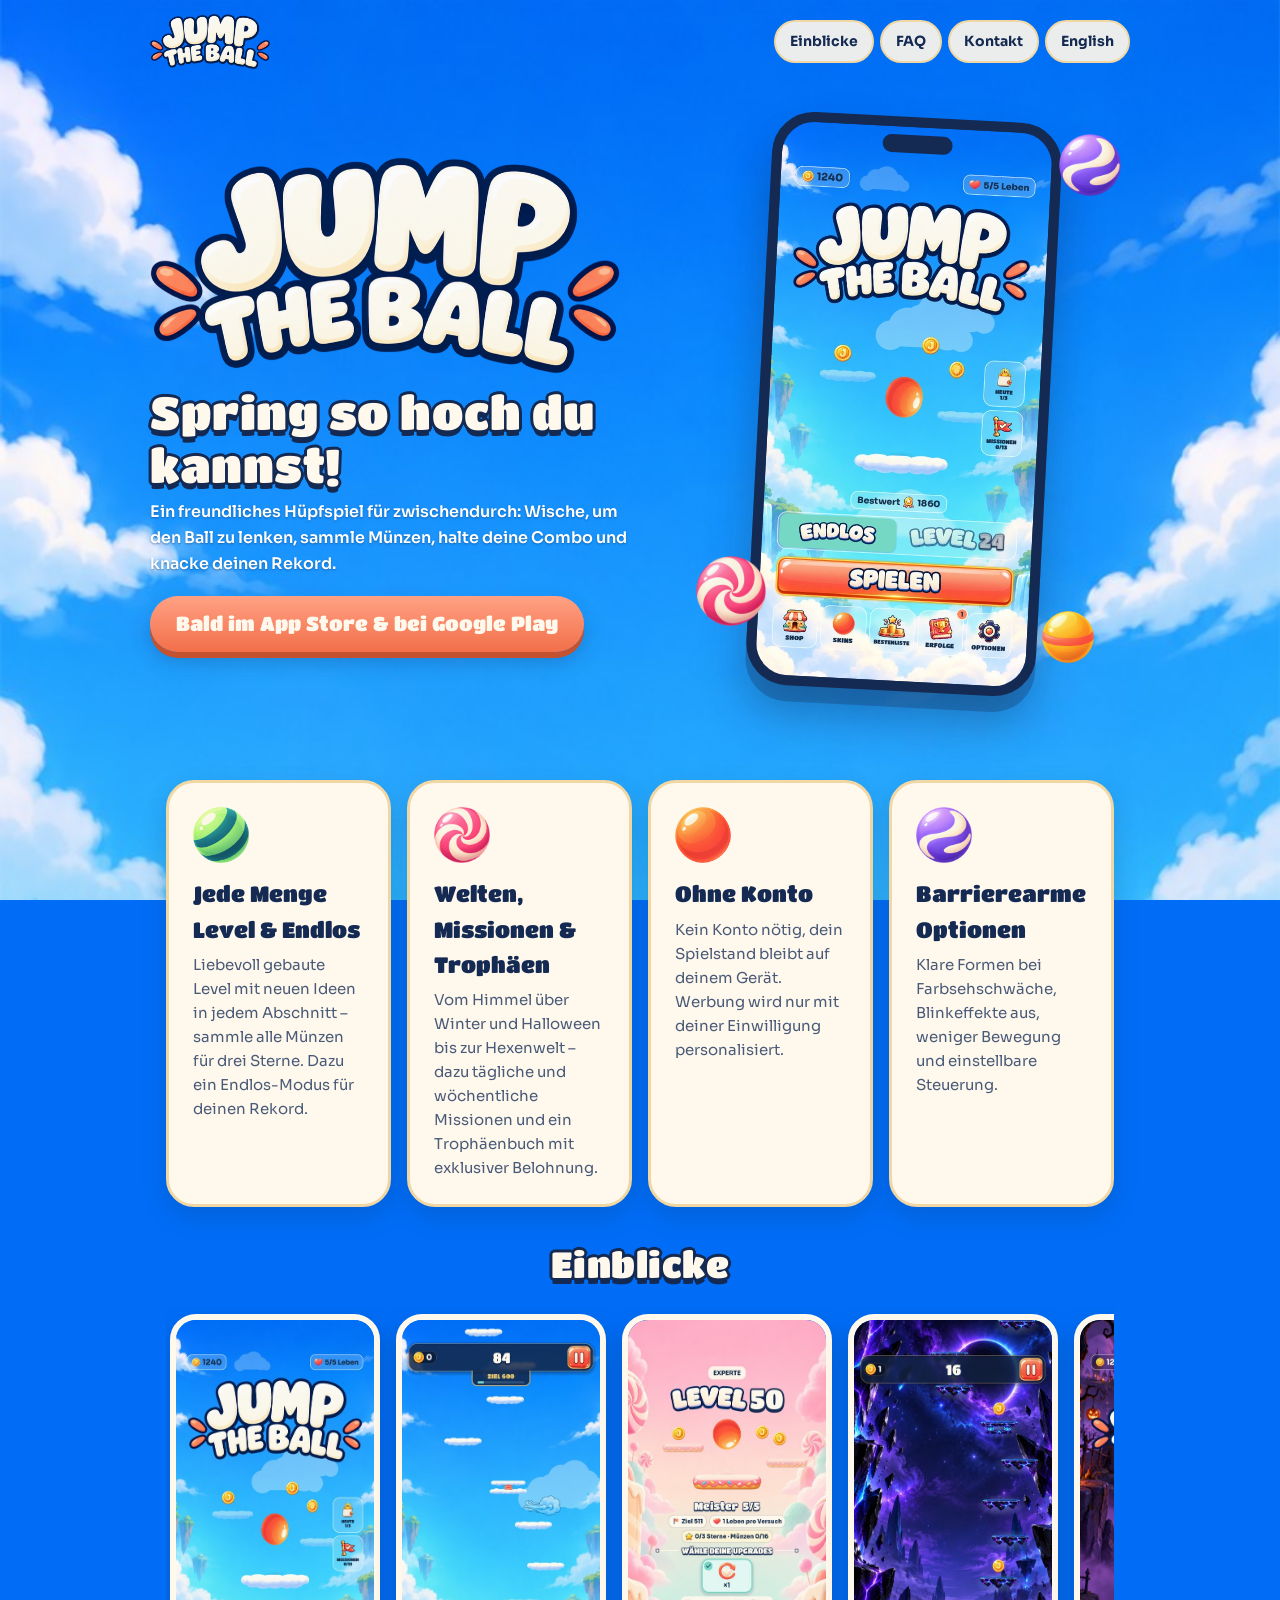
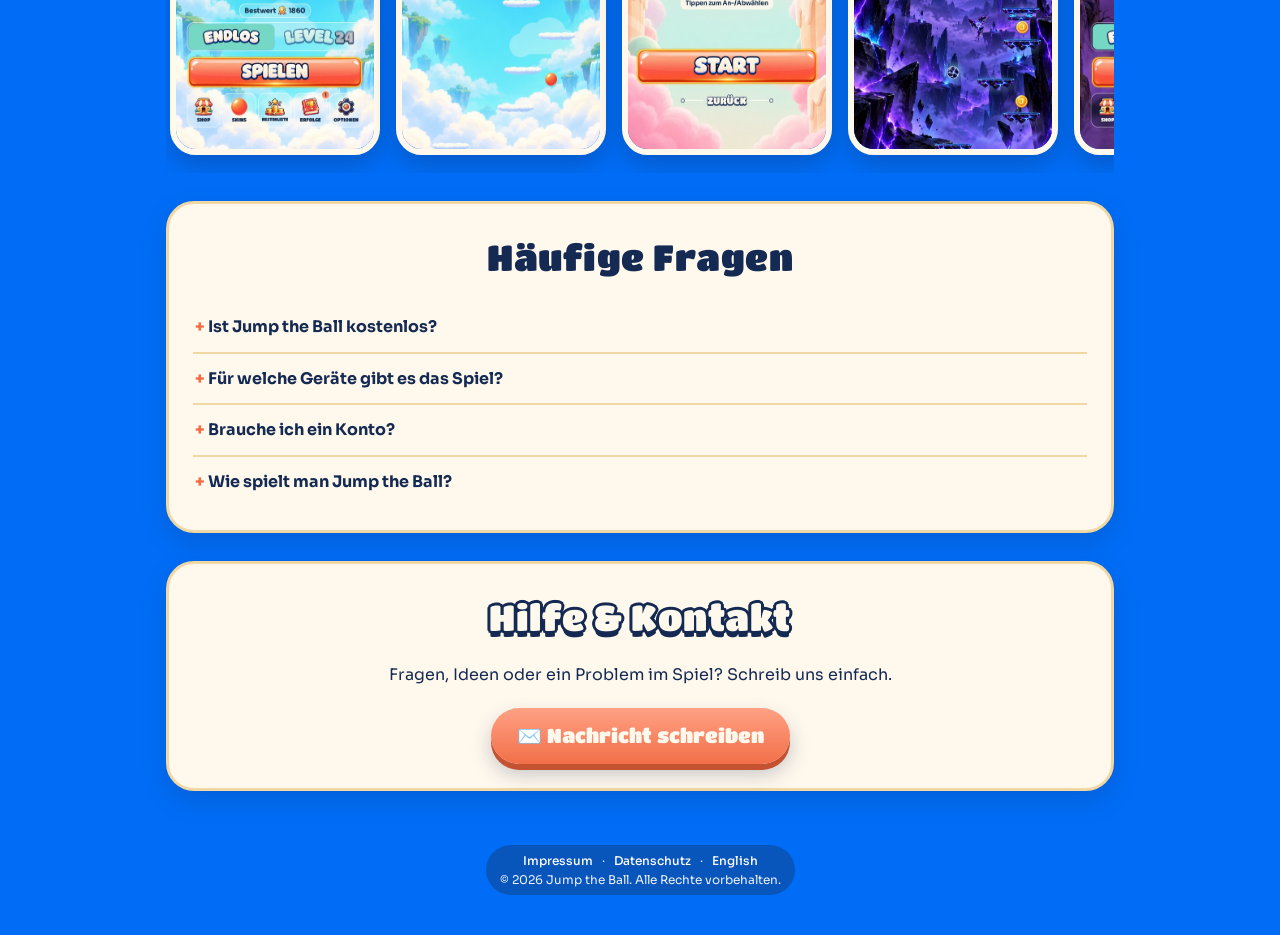
<file: index.html>
<!doctype html>
<html lang="de">
<head>
<meta charset="utf-8">
<meta name="viewport" content="width=device-width, initial-scale=1">
<title>Jump the Ball – Hüpfspiel für iPhone &amp; Android</title>
<meta name="description" content="Ein freundliches Hüpfspiel für zwischendurch: Wische, um den Ball zu lenken, sammle Münzen, halte deine Combo und knacke deinen Rekord.">
<link rel="canonical" href="https://jumptheball-game.github.io/">
<link rel="alternate" hreflang="de" href="https://jumptheball-game.github.io/">
<link rel="alternate" hreflang="en" href="https://jumptheball-game.github.io/en.html">
<link rel="alternate" hreflang="x-default" href="https://jumptheball-game.github.io/">
<meta property="og:type" content="website">
<meta property="og:site_name" content="Jump the Ball">
<meta property="og:title" content="Jump the Ball – Hüpfspiel für iPhone &amp; Android">
<meta property="og:description" content="Ein freundliches Hüpfspiel für zwischendurch: Wische, um den Ball zu lenken, sammle Münzen, halte deine Combo und knacke deinen Rekord.">
<meta property="og:url" content="https://jumptheball-game.github.io/">
<meta property="og:image" content="https://jumptheball-game.github.io/assets/img/og.jpg">
<meta property="og:image:width" content="1200">
<meta property="og:image:height" content="630">
<meta property="og:locale" content="de_DE">
<meta name="twitter:card" content="summary_large_image">
<meta name="theme-color" content="#016df6">
<link rel="icon" href="assets/img/app_icon.png?v=f6f01aa8">
<link rel="apple-touch-icon" href="assets/img/app_icon.png?v=f6f01aa8">
<link rel="stylesheet" href="style.css?v=b2a1a119">
<script type="application/ld+json">{"@context": "https://schema.org", "@type": "VideoGame", "name": "Jump the Ball", "url": "https://jumptheball-game.github.io/", "description": "Ein freundliches Hüpfspiel für zwischendurch: Wische, um den Ball zu lenken, sammle Münzen, halte deine Combo und knacke deinen Rekord.", "genre": ["Arcade", "Casual"], "gamePlatform": ["iOS", "Android"], "operatingSystem": "iOS, Android", "applicationCategory": "GameApplication", "inLanguage": ["de", "en"], "image": "https://jumptheball-game.github.io/assets/img/og.jpg", "screenshot": ["https://jumptheball-game.github.io/assets/img/shot_menu_de.jpg", "https://jumptheball-game.github.io/assets/img/shot_daily_de.jpg", "https://jumptheball-game.github.io/assets/img/shot_level50_de.jpg", "https://jumptheball-game.github.io/assets/img/shot_eclipse.jpg"], "author": {"@type": "Person", "name": "Leonardo Kubina"}, "publisher": {"@type": "Organization", "name": "LKBX Design"}}</script>
</head>
<body>
<nav class="nav wrap" aria-label="Navigation">
  <a class="brand" href="index.html"><img src="assets/img/logo.png?v=65925273" alt="Jump the Ball"></a>
  <div class="links"><a href="#einblicke">Einblicke</a><a href="#faq">FAQ</a><a href="#kontakt">Kontakt</a><a href="en.html" hreflang="en">English</a></div>
</nav>
<header class="hero wrap">
  <div class="copy">
    <h1 class="logo-h1"><img class="logo" src="assets/img/logo.png?v=65925273" alt="Jump the Ball – Hüpfspiel für iPhone und Android" width="1774" height="887"></h1>
    <p class="title tagline">Spring so hoch du kannst!</p>
    <p class="lead">Ein freundliches Hüpfspiel für zwischendurch: Wische, um den Ball zu lenken, sammle Münzen, halte deine Combo und knacke deinen Rekord.</p>
    <div class="pills"><span class="pill">Bald im App Store & bei Google Play</span></div>
  </div>
  <div class="phonewrap">
    <img class="side a" src="assets/img/ball_candy_swirl.png?v=4b911b70" alt="">
    <img class="side b" src="assets/img/ball_violet_trail.png?v=2c72253e" alt="">
    <img class="side c" src="assets/img/ball_amber_pulse.png?v=ecb5bb89" alt="">
    <div class="phone"><img src="assets/img/shot_menu_de.jpg?v=2a596d10" alt="Hauptmenü von Jump the Ball" width="487" height="1000"></div>
  </div>
</header>
<main class="wrap">
  <section class="grid"><div class="card feature"><img src="assets/img/ball_lime_stripe.png?v=39ee6ec3" alt=""><h3>Jede Menge Level &amp; Endlos</h3><p>Liebevoll gebaute Level mit neuen Ideen in jedem Abschnitt – sammle alle Münzen für drei Sterne. Dazu ein Endlos-Modus für deinen Rekord.</p></div>
<div class="card feature"><img src="assets/img/ball_candy_swirl.png?v=4b911b70" alt=""><h3>Welten, Missionen &amp; Trophäen</h3><p>Vom Himmel über Winter und Halloween bis zur Hexenwelt – dazu tägliche und wöchentliche Missionen und ein Trophäenbuch mit exklusiver Belohnung.</p></div>
<div class="card feature"><img src="assets/img/ball_main.png?v=ab202310" alt=""><h3>Ohne Konto</h3><p>Kein Konto nötig, dein Spielstand bleibt auf deinem Gerät. Werbung wird nur mit deiner Einwilligung personalisiert.</p></div>
<div class="card feature"><img src="assets/img/ball_violet_trail.png?v=2c72253e" alt=""><h3>Barrierearme Optionen</h3><p>Klare Formen bei Farbsehschwäche, Blinkeffekte aus, weniger Bewegung und einstellbare Steuerung.</p></div></section>
  <section id="einblicke">
    <h2 class="title section">Einblicke</h2>
    <div class="shots"><img src="assets/img/shot_menu_de.jpg?v=2a596d10" alt="Hauptmenü von Jump the Ball" width="600" height="1300" loading="lazy"><img src="assets/img/shot_daily_de.jpg?v=34f92374" alt="Tagesaufgabe mit Zielanzeige" width="600" height="1300" loading="lazy"><img src="assets/img/shot_level50_de.jpg?v=a4f15c7f" alt="Levelstart von Level 50" width="600" height="1300" loading="lazy"><img src="assets/img/shot_eclipse.jpg?v=0775d4b2" alt="Spielszene in der exklusiven Welt Eclipse Rift" width="600" height="1300" loading="lazy"><img src="assets/img/shot_halloween.jpg?v=fb5808e6" alt="Spielszene in der Halloween-Welt" width="600" height="1300" loading="lazy"><img src="assets/img/shot_witches.jpg?v=bf76329f" alt="Spielszene in der roten Hexenwelt" width="600" height="1300" loading="lazy"><img src="assets/img/shot_winter.jpg?v=5e865e6b" alt="Spielszene in der Winterwelt" width="600" height="1300" loading="lazy"><img src="assets/img/shot_undead.jpg?v=73754f01" alt="Spielszene in der Untoten-Welt" width="600" height="1300" loading="lazy"><img src="assets/img/shot_missions.jpg?v=3646916b" alt="Tägliche Missionen" width="600" height="1300" loading="lazy"><img src="assets/img/shot_logbook.jpg?v=2b95f4f1" alt="Level-Logbuch mit Sternen" width="600" height="1300" loading="lazy"><img src="assets/img/shot_guide.jpg?v=f62a6b86" alt="Sprunghilfe markiert die nächste Plattform" width="600" height="1300" loading="lazy"><img src="assets/img/shot_trophies.jpg?v=f31db23e" alt="Trophäenbuch mit Eclipse-Rift-Belohnung" width="600" height="1300" loading="lazy"><img src="assets/img/shot_best_de.jpg?v=9407d8b5" alt="Neuer Bestwert nach einer Runde" width="600" height="1300" loading="lazy"></div>
  </section>
  <section id="faq" class="card faqs">
    <h2 class="title section dark">Häufige Fragen</h2>
    <details class="faq"><summary>Ist Jump the Ball kostenlos?</summary><p>Ja, das Spiel ist kostenlos spielbar. Es enthält Werbung und optionale In-App-Käufe (Münzpakete und „Werbung entfernen“). Alle Welten und Bälle lassen sich auch ohne Echtgeld freispielen.</p></details><details class="faq"><summary>Für welche Geräte gibt es das Spiel?</summary><p>Für iPhone und Android-Smartphones. Jump the Ball erscheint bald im App Store und bei Google Play.</p></details><details class="faq"><summary>Brauche ich ein Konto?</summary><p>Nein. Du spielst sofort los, dein Spielstand wird nur auf deinem Gerät gespeichert.</p></details><details class="faq"><summary>Wie spielt man Jump the Ball?</summary><p>Der Ball springt von selbst. Wische nach links oder rechts, um ihn zu lenken, sammle Münzen für deine Combo und weiche Hindernissen aus – in 250 Leveln oder im Endlosmodus.</p></details>
  </section>
  <section id="kontakt" class="card support">
    <h2 class="title section">Hilfe & Kontakt</h2>
    <p>Fragen, Ideen oder ein Problem im Spiel? Schreib uns einfach.</p><a class="pill mailbtn" href="impressum.html" data-u="ngisedxbkl" data-d="moc.liamg" data-s="Jump the Ball – Support" data-b="Hallo,

mein Anliegen:


Gerät / iOS- oder Android-Version:
Spielversion (Einstellungen):
">✉️ Nachricht schreiben</a><script>document.querySelectorAll('.mailbtn').forEach(function(a){a.addEventListener('click',function(e){e.preventDefault();var r=function(x){return x.split('').reverse().join('')};location.href='mailto:'+r(a.dataset.u)+'@'+r(a.dataset.d)+'?subject='+encodeURIComponent(a.dataset.s)+'&body='+encodeURIComponent(a.dataset.b);});});</script>
  </section>
</main>
<footer><span class="legal-links">
  <a href="impressum.html">Impressum</a> · <a href="datenschutz.html">Datenschutz</a> · <a href="en.html">English</a>
  <br>© 2026 Jump the Ball. Alle Rechte vorbehalten.
</span></footer>
</body>
</html>
</file>
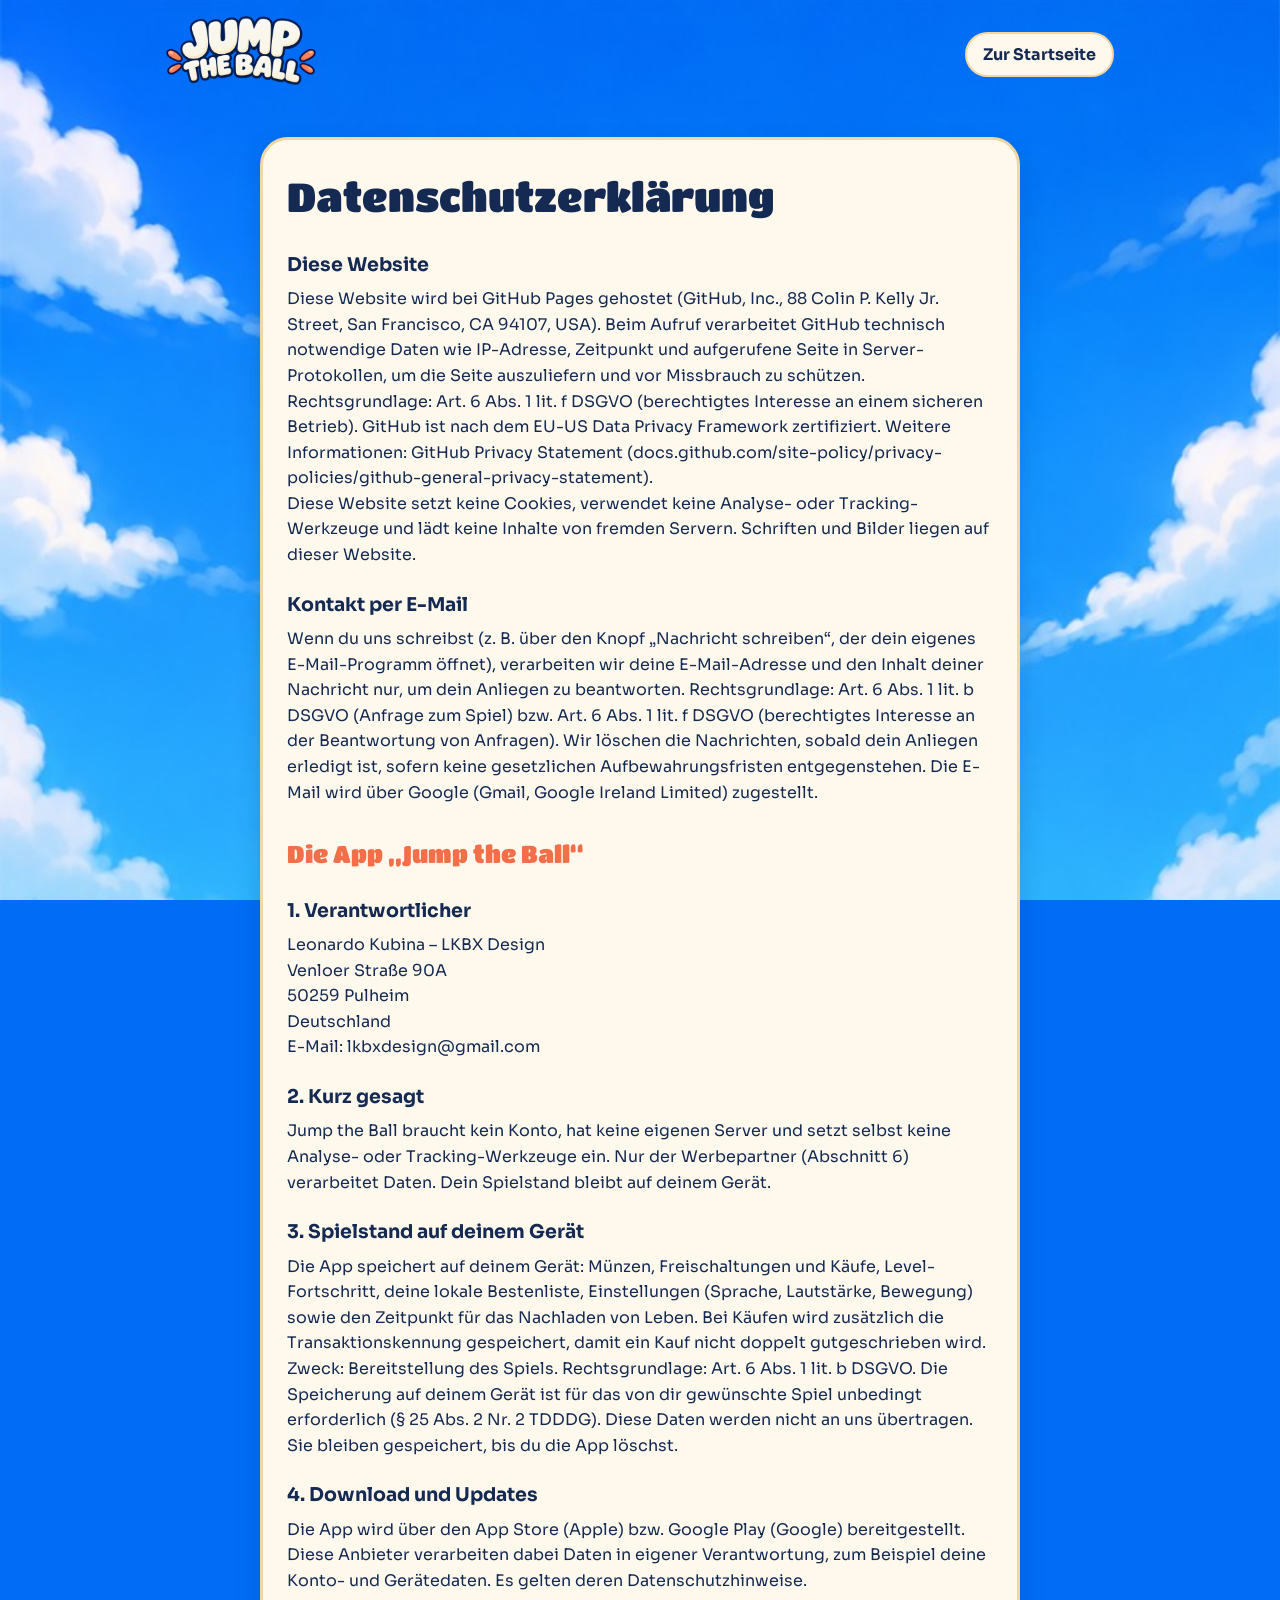
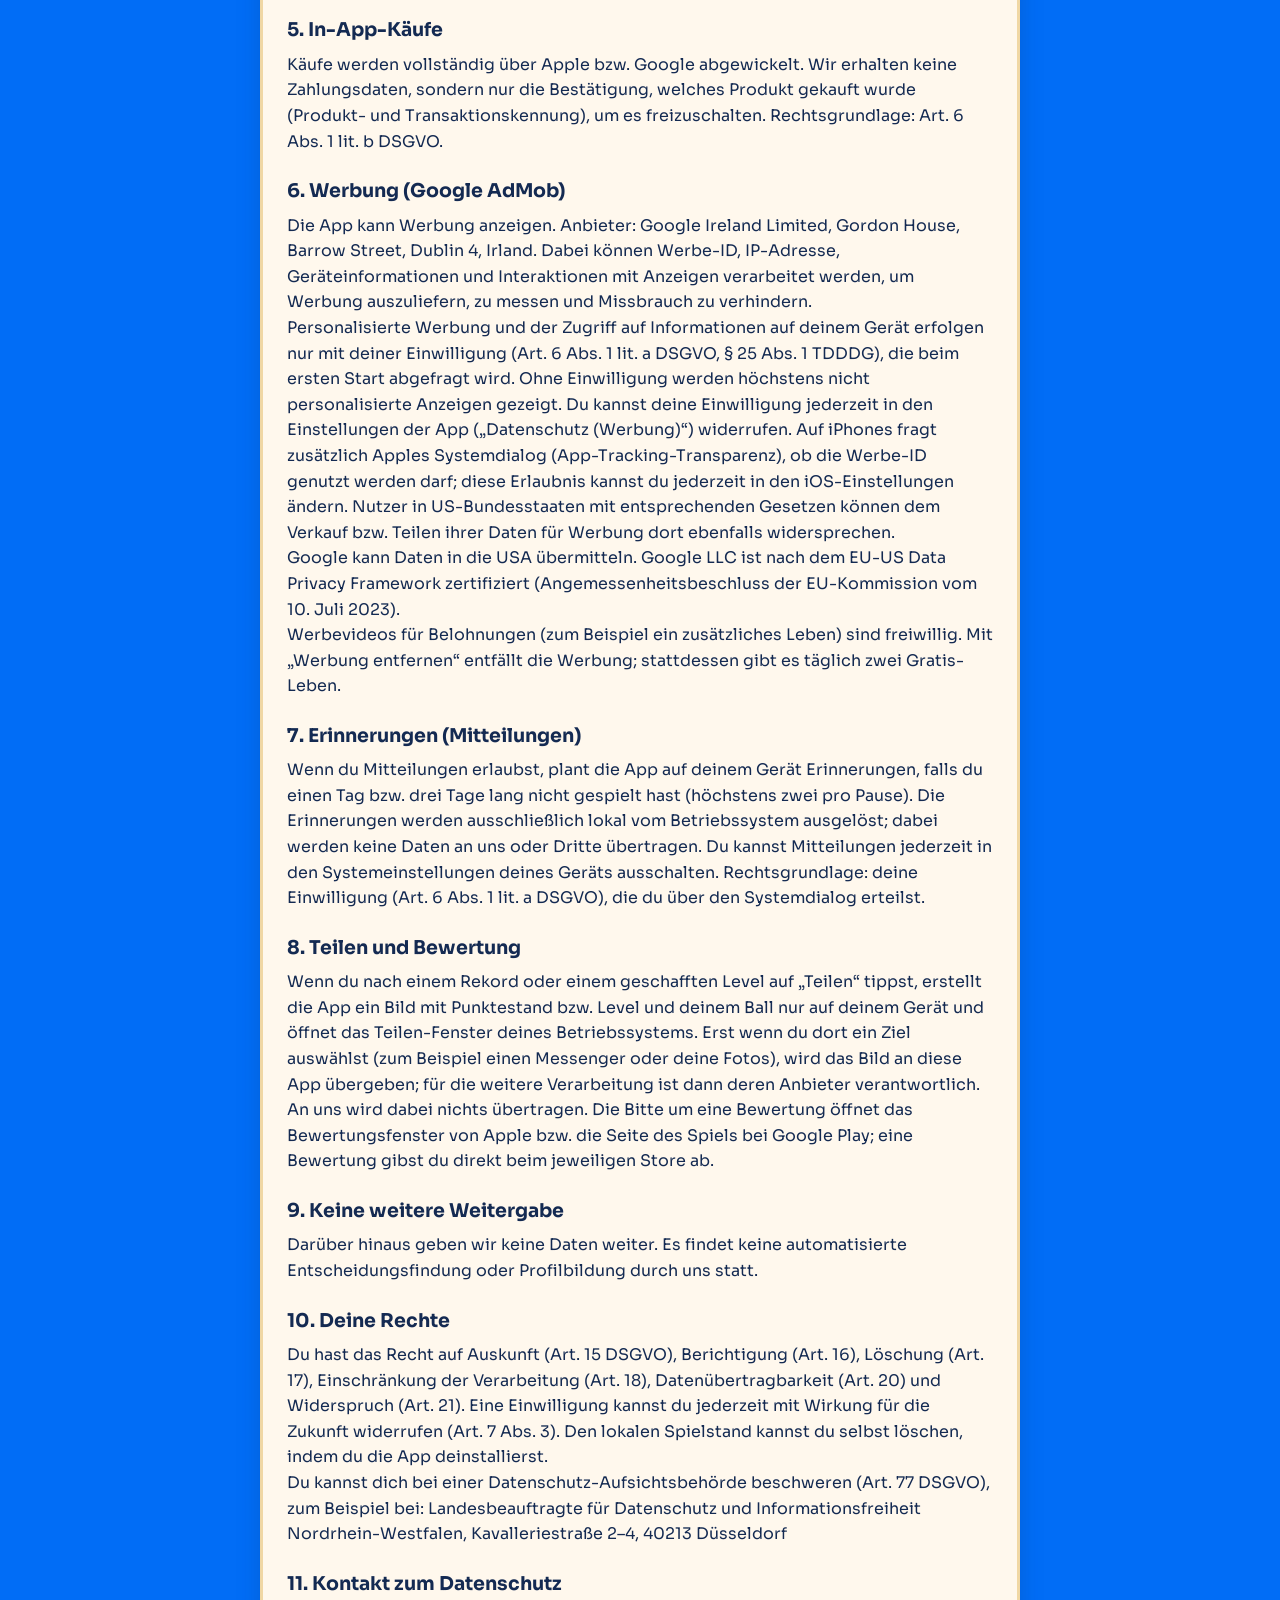
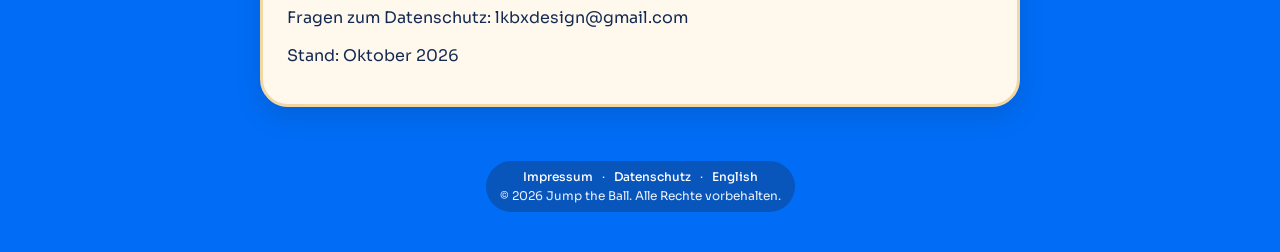
<file: datenschutz.html>
<!doctype html>
<html lang="de">
<head>
<meta charset="utf-8">
<meta name="viewport" content="width=device-width, initial-scale=1">
<title>Datenschutz – Jump the Ball</title>
<meta name="description" content="Datenschutzerklärung für die Website und die App Jump the Ball.">
<link rel="canonical" href="https://jumptheball-game.github.io/datenschutz.html">
<link rel="alternate" hreflang="de" href="https://jumptheball-game.github.io/datenschutz.html">
<link rel="alternate" hreflang="en" href="https://jumptheball-game.github.io/privacy.html">
<link rel="alternate" hreflang="x-default" href="https://jumptheball-game.github.io/datenschutz.html">
<meta property="og:type" content="website">
<meta property="og:site_name" content="Jump the Ball">
<meta property="og:title" content="Datenschutz – Jump the Ball">
<meta property="og:description" content="Datenschutzerklärung für die Website und die App Jump the Ball.">
<meta property="og:url" content="https://jumptheball-game.github.io/datenschutz.html">
<meta property="og:image" content="https://jumptheball-game.github.io/assets/img/og.jpg">
<meta property="og:image:width" content="1200">
<meta property="og:image:height" content="630">
<meta property="og:locale" content="de_DE">
<meta name="twitter:card" content="summary_large_image">
<meta name="theme-color" content="#016df6">
<link rel="icon" href="assets/img/app_icon.png?v=f6f01aa8">
<link rel="apple-touch-icon" href="assets/img/app_icon.png?v=f6f01aa8">
<link rel="stylesheet" href="style.css?v=b2a1a119">
</head>
<body>
<div class="wrap">
  <div class="topbar"><a href="index.html"><img src="assets/img/logo.png?v=65925273" alt="Jump the Ball"></a><a class="home" href="index.html">Zur Startseite</a></div>
  <main class="card legal">
<h1>Datenschutzerklärung</h1>
<h2>Diese Website</h2>
<p>Diese Website wird bei GitHub Pages gehostet (GitHub, Inc., 88 Colin P. Kelly Jr. Street, San Francisco, CA 94107, USA). Beim Aufruf verarbeitet GitHub technisch notwendige Daten wie IP-Adresse, Zeitpunkt und aufgerufene Seite in Server-Protokollen, um die Seite auszuliefern und vor Missbrauch zu schützen. Rechtsgrundlage: Art. 6 Abs. 1 lit. f DSGVO (berechtigtes Interesse an einem sicheren Betrieb). GitHub ist nach dem EU-US Data Privacy Framework zertifiziert. Weitere Informationen: GitHub Privacy Statement (docs.github.com/site-policy/privacy-policies/github-general-privacy-statement).<br>Diese Website setzt keine Cookies, verwendet keine Analyse- oder Tracking-Werkzeuge und lädt keine Inhalte von fremden Servern. Schriften und Bilder liegen auf dieser Website.</p>
<h2>Kontakt per E-Mail</h2>
<p>Wenn du uns schreibst (z. B. über den Knopf „Nachricht schreiben“, der dein eigenes E-Mail-Programm öffnet), verarbeiten wir deine E-Mail-Adresse und den Inhalt deiner Nachricht nur, um dein Anliegen zu beantworten. Rechtsgrundlage: Art. 6 Abs. 1 lit. b DSGVO (Anfrage zum Spiel) bzw. Art. 6 Abs. 1 lit. f DSGVO (berechtigtes Interesse an der Beantwortung von Anfragen). Wir löschen die Nachrichten, sobald dein Anliegen erledigt ist, sofern keine gesetzlichen Aufbewahrungsfristen entgegenstehen. Die E-Mail wird über Google (Gmail, Google Ireland Limited) zugestellt.</p>
<div class="part">Die App „Jump the Ball“</div>
<h2>1. Verantwortlicher</h2>
<p>Leonardo Kubina – LKBX Design<br>Venloer Straße 90A<br>50259 Pulheim<br>Deutschland<br>E-Mail: lkbxdesign@gmail.com</p>
<h2>2. Kurz gesagt</h2>
<p>Jump the Ball braucht kein Konto, hat keine eigenen Server und setzt selbst keine Analyse- oder Tracking-Werkzeuge ein. Nur der Werbepartner (Abschnitt 6) verarbeitet Daten. Dein Spielstand bleibt auf deinem Gerät.</p>
<h2>3. Spielstand auf deinem Gerät</h2>
<p>Die App speichert auf deinem Gerät: Münzen, Freischaltungen und Käufe, Level-Fortschritt, deine lokale Bestenliste, Einstellungen (Sprache, Lautstärke, Bewegung) sowie den Zeitpunkt für das Nachladen von Leben. Bei Käufen wird zusätzlich die Transaktionskennung gespeichert, damit ein Kauf nicht doppelt gutgeschrieben wird.<br>Zweck: Bereitstellung des Spiels. Rechtsgrundlage: Art. 6 Abs. 1 lit. b DSGVO. Die Speicherung auf deinem Gerät ist für das von dir gewünschte Spiel unbedingt erforderlich (§ 25 Abs. 2 Nr. 2 TDDDG). Diese Daten werden nicht an uns übertragen. Sie bleiben gespeichert, bis du die App löschst.</p>
<h2>4. Download und Updates</h2>
<p>Die App wird über den App Store (Apple) bzw. Google Play (Google) bereitgestellt. Diese Anbieter verarbeiten dabei Daten in eigener Verantwortung, zum Beispiel deine Konto- und Gerätedaten. Es gelten deren Datenschutzhinweise.</p>
<h2>5. In-App-Käufe</h2>
<p>Käufe werden vollständig über Apple bzw. Google abgewickelt. Wir erhalten keine Zahlungsdaten, sondern nur die Bestätigung, welches Produkt gekauft wurde (Produkt- und Transaktionskennung), um es freizuschalten. Rechtsgrundlage: Art. 6 Abs. 1 lit. b DSGVO.</p>
<h2>6. Werbung (Google AdMob)</h2>
<p>Die App kann Werbung anzeigen. Anbieter: Google Ireland Limited, Gordon House, Barrow Street, Dublin 4, Irland. Dabei können Werbe-ID, IP-Adresse, Geräteinformationen und Interaktionen mit Anzeigen verarbeitet werden, um Werbung auszuliefern, zu messen und Missbrauch zu verhindern.<br>Personalisierte Werbung und der Zugriff auf Informationen auf deinem Gerät erfolgen nur mit deiner Einwilligung (Art. 6 Abs. 1 lit. a DSGVO, § 25 Abs. 1 TDDDG), die beim ersten Start abgefragt wird. Ohne Einwilligung werden höchstens nicht personalisierte Anzeigen gezeigt. Du kannst deine Einwilligung jederzeit in den Einstellungen der App („Datenschutz (Werbung)“) widerrufen. Auf iPhones fragt zusätzlich Apples Systemdialog (App-Tracking-Transparenz), ob die Werbe-ID genutzt werden darf; diese Erlaubnis kannst du jederzeit in den iOS-Einstellungen ändern. Nutzer in US-Bundesstaaten mit entsprechenden Gesetzen können dem Verkauf bzw. Teilen ihrer Daten für Werbung dort ebenfalls widersprechen.<br>Google kann Daten in die USA übermitteln. Google LLC ist nach dem EU-US Data Privacy Framework zertifiziert (Angemessenheitsbeschluss der EU-Kommission vom 10. Juli 2023).<br>Werbevideos für Belohnungen (zum Beispiel ein zusätzliches Leben) sind freiwillig. Mit „Werbung entfernen“ entfällt die Werbung; stattdessen gibt es täglich zwei Gratis-Leben.</p>
<h2>7. Erinnerungen (Mitteilungen)</h2>
<p>Wenn du Mitteilungen erlaubst, plant die App auf deinem Gerät Erinnerungen, falls du einen Tag bzw. drei Tage lang nicht gespielt hast (höchstens zwei pro Pause). Die Erinnerungen werden ausschließlich lokal vom Betriebssystem ausgelöst; dabei werden keine Daten an uns oder Dritte übertragen. Du kannst Mitteilungen jederzeit in den Systemeinstellungen deines Geräts ausschalten. Rechtsgrundlage: deine Einwilligung (Art. 6 Abs. 1 lit. a DSGVO), die du über den Systemdialog erteilst.</p>
<h2>8. Teilen und Bewertung</h2>
<p>Wenn du nach einem Rekord oder einem geschafften Level auf „Teilen“ tippst, erstellt die App ein Bild mit Punktestand bzw. Level und deinem Ball nur auf deinem Gerät und öffnet das Teilen-Fenster deines Betriebssystems. Erst wenn du dort ein Ziel auswählst (zum Beispiel einen Messenger oder deine Fotos), wird das Bild an diese App übergeben; für die weitere Verarbeitung ist dann deren Anbieter verantwortlich. An uns wird dabei nichts übertragen. Die Bitte um eine Bewertung öffnet das Bewertungsfenster von Apple bzw. die Seite des Spiels bei Google Play; eine Bewertung gibst du direkt beim jeweiligen Store ab.</p>
<h2>9. Keine weitere Weitergabe</h2>
<p>Darüber hinaus geben wir keine Daten weiter. Es findet keine automatisierte Entscheidungsfindung oder Profilbildung durch uns statt.</p>
<h2>10. Deine Rechte</h2>
<p>Du hast das Recht auf Auskunft (Art. 15 DSGVO), Berichtigung (Art. 16), Löschung (Art. 17), Einschränkung der Verarbeitung (Art. 18), Datenübertragbarkeit (Art. 20) und Widerspruch (Art. 21). Eine Einwilligung kannst du jederzeit mit Wirkung für die Zukunft widerrufen (Art. 7 Abs. 3). Den lokalen Spielstand kannst du selbst löschen, indem du die App deinstallierst.<br>Du kannst dich bei einer Datenschutz-Aufsichtsbehörde beschweren (Art. 77 DSGVO), zum Beispiel bei: Landesbeauftragte für Datenschutz und Informationsfreiheit Nordrhein-Westfalen, Kavalleriestraße 2–4, 40213 Düsseldorf</p>
<h2>11. Kontakt zum Datenschutz</h2>
<p>Fragen zum Datenschutz: lkbxdesign@gmail.com</p>
<p>Stand: Oktober 2026</p>
  </main>
</div>
<footer><span class="legal-links">
  <a href="impressum.html">Impressum</a> · <a href="datenschutz.html">Datenschutz</a> · <a href="en.html">English</a>
  <br>© 2026 Jump the Ball. Alle Rechte vorbehalten.
</span></footer>
</body>
</html>
</file>
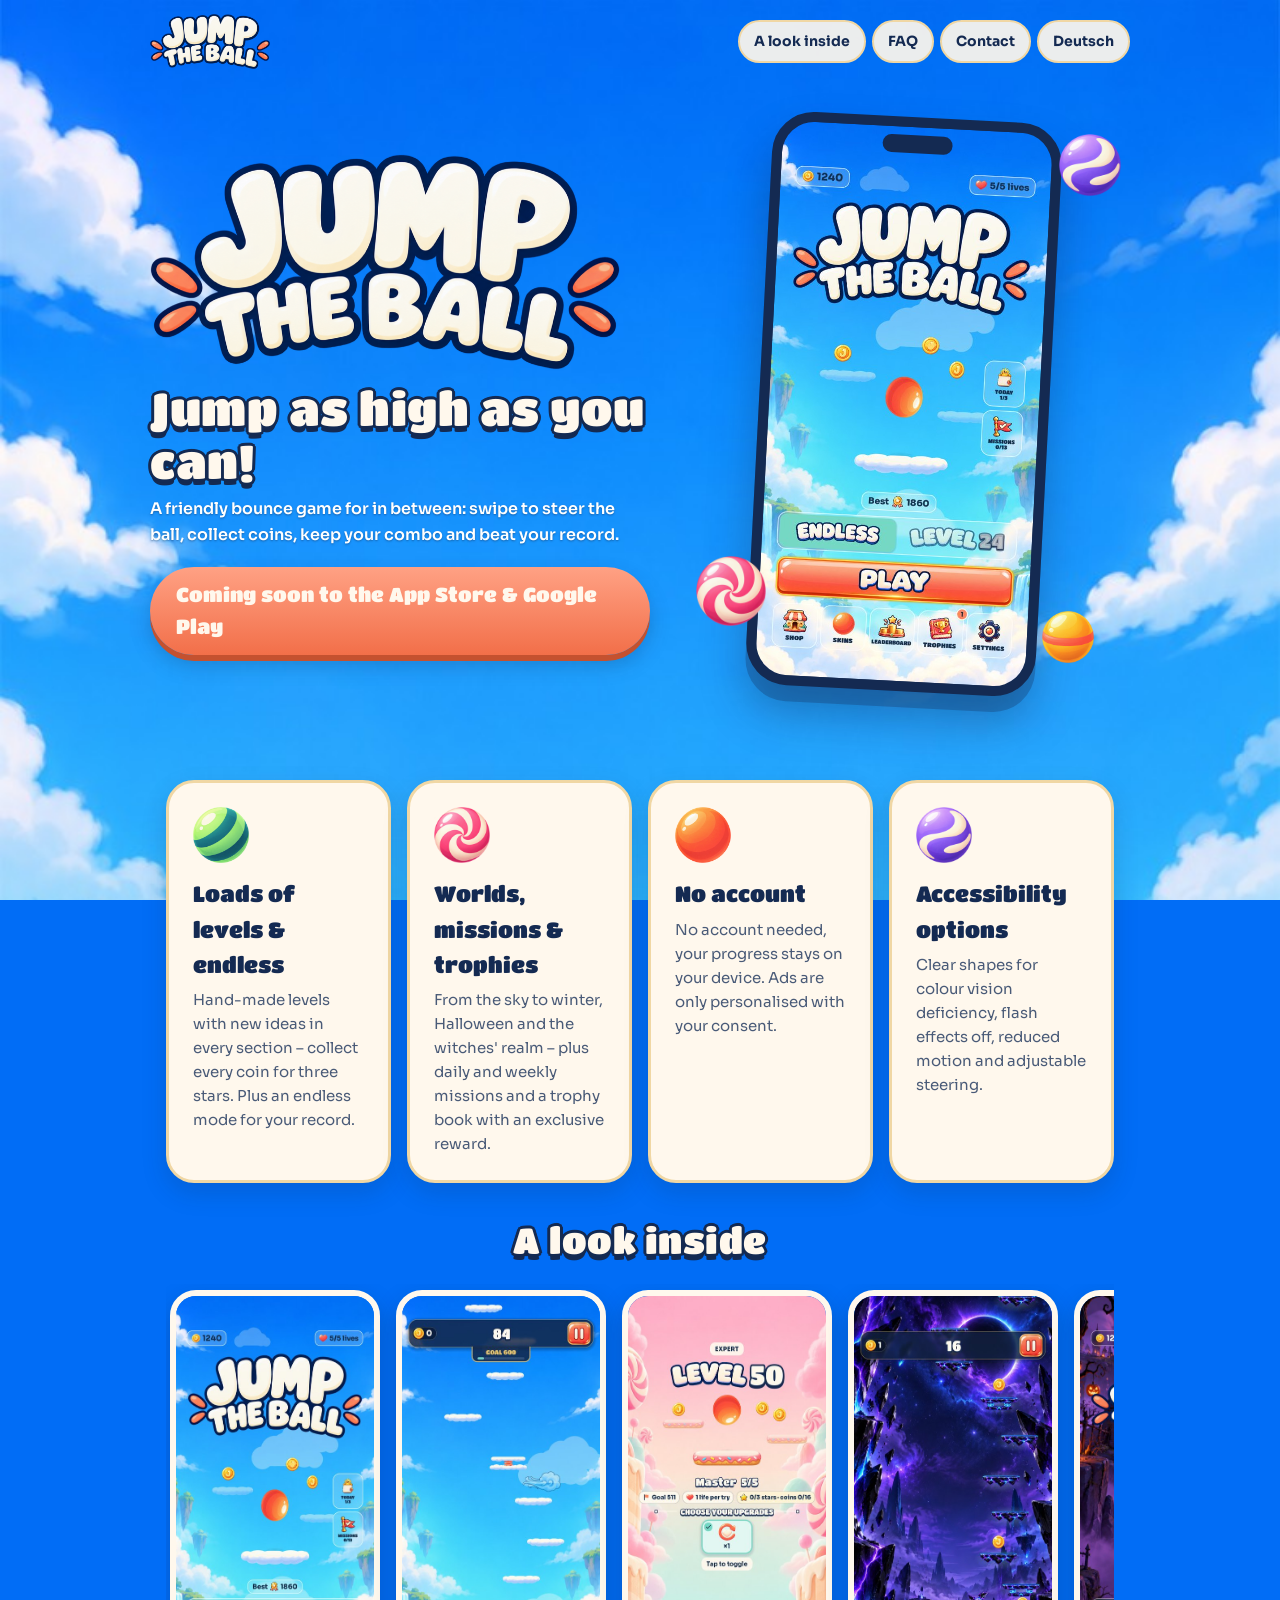
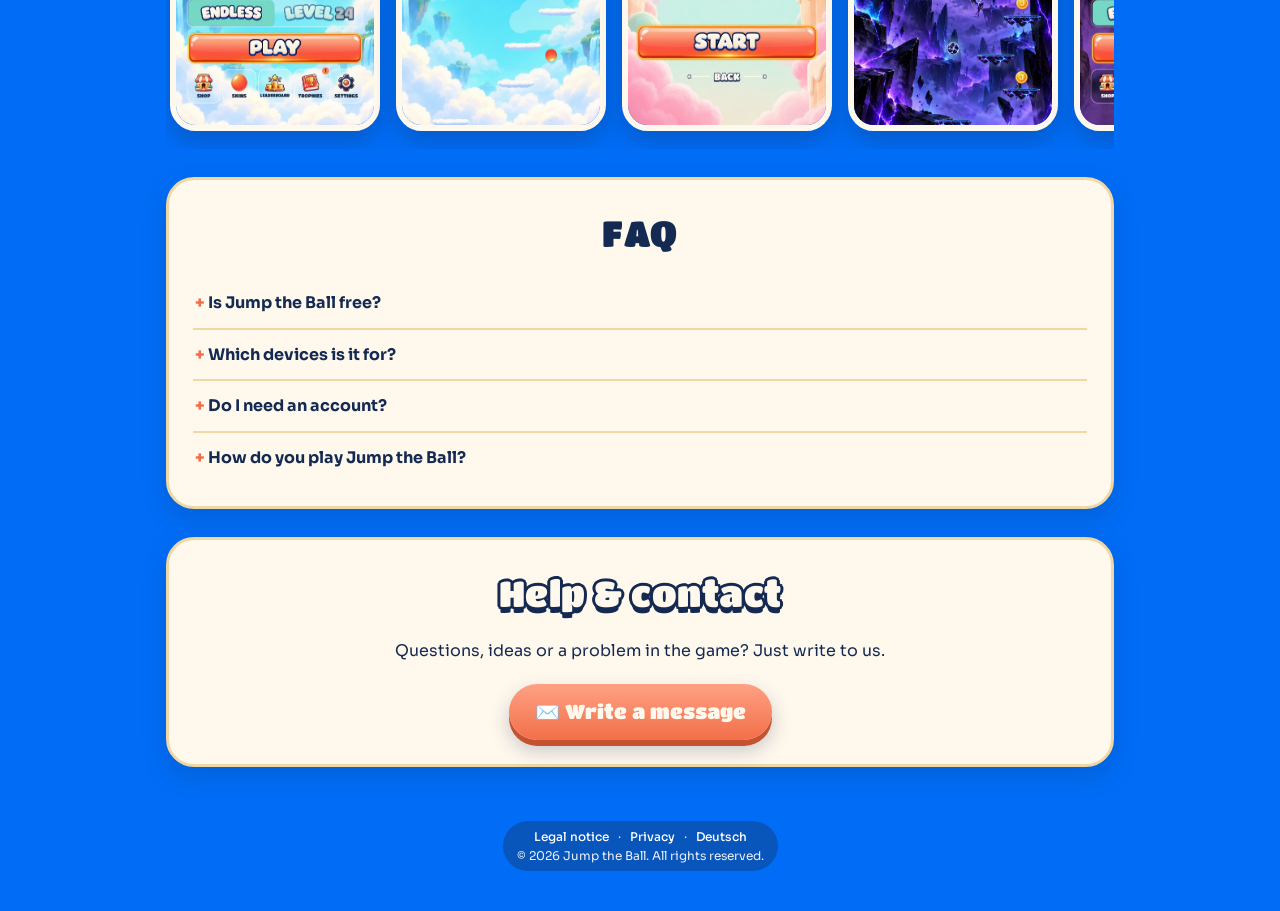
<file: en.html>
<!doctype html>
<html lang="en">
<head>
<meta charset="utf-8">
<meta name="viewport" content="width=device-width, initial-scale=1">
<title>Jump the Ball – Bounce game for iPhone &amp; Android</title>
<meta name="description" content="A friendly bounce game for in between: swipe to steer the ball, collect coins, keep your combo and beat your record.">
<link rel="canonical" href="https://jumptheball-game.github.io/en.html">
<link rel="alternate" hreflang="de" href="https://jumptheball-game.github.io/">
<link rel="alternate" hreflang="en" href="https://jumptheball-game.github.io/en.html">
<link rel="alternate" hreflang="x-default" href="https://jumptheball-game.github.io/">
<meta property="og:type" content="website">
<meta property="og:site_name" content="Jump the Ball">
<meta property="og:title" content="Jump the Ball – Bounce game for iPhone &amp; Android">
<meta property="og:description" content="A friendly bounce game for in between: swipe to steer the ball, collect coins, keep your combo and beat your record.">
<meta property="og:url" content="https://jumptheball-game.github.io/en.html">
<meta property="og:image" content="https://jumptheball-game.github.io/assets/img/og.jpg">
<meta property="og:image:width" content="1200">
<meta property="og:image:height" content="630">
<meta property="og:locale" content="en_US">
<meta name="twitter:card" content="summary_large_image">
<meta name="theme-color" content="#016df6">
<link rel="icon" href="assets/img/app_icon.png?v=f6f01aa8">
<link rel="apple-touch-icon" href="assets/img/app_icon.png?v=f6f01aa8">
<link rel="stylesheet" href="style.css?v=b2a1a119">
<script type="application/ld+json">{"@context": "https://schema.org", "@type": "VideoGame", "name": "Jump the Ball", "url": "https://jumptheball-game.github.io/en.html", "description": "A friendly bounce game for in between: swipe to steer the ball, collect coins, keep your combo and beat your record.", "genre": ["Arcade", "Casual"], "gamePlatform": ["iOS", "Android"], "operatingSystem": "iOS, Android", "applicationCategory": "GameApplication", "inLanguage": ["de", "en"], "image": "https://jumptheball-game.github.io/assets/img/og.jpg", "screenshot": ["https://jumptheball-game.github.io/assets/img/shot_menu_en.jpg", "https://jumptheball-game.github.io/assets/img/shot_daily_en.jpg", "https://jumptheball-game.github.io/assets/img/shot_level50_en.jpg", "https://jumptheball-game.github.io/assets/img/shot_eclipse.jpg"], "author": {"@type": "Person", "name": "Leonardo Kubina"}, "publisher": {"@type": "Organization", "name": "LKBX Design"}}</script>
</head>
<body>
<nav class="nav wrap" aria-label="Navigation">
  <a class="brand" href="en.html"><img src="assets/img/logo.png?v=65925273" alt="Jump the Ball"></a>
  <div class="links"><a href="#einblicke">A look inside</a><a href="#faq">FAQ</a><a href="#kontakt">Contact</a><a href="index.html" hreflang="de">Deutsch</a></div>
</nav>
<header class="hero wrap">
  <div class="copy">
    <h1 class="logo-h1"><img class="logo" src="assets/img/logo.png?v=65925273" alt="Jump the Ball – bounce game for iPhone and Android" width="1774" height="887"></h1>
    <p class="title tagline">Jump as high as you can!</p>
    <p class="lead">A friendly bounce game for in between: swipe to steer the ball, collect coins, keep your combo and beat your record.</p>
    <div class="pills"><span class="pill">Coming soon to the App Store & Google Play</span></div>
  </div>
  <div class="phonewrap">
    <img class="side a" src="assets/img/ball_candy_swirl.png?v=4b911b70" alt="">
    <img class="side b" src="assets/img/ball_violet_trail.png?v=2c72253e" alt="">
    <img class="side c" src="assets/img/ball_amber_pulse.png?v=ecb5bb89" alt="">
    <div class="phone"><img src="assets/img/shot_menu_en.jpg?v=35354d2f" alt="Jump the Ball main menu" width="487" height="1000"></div>
  </div>
</header>
<main class="wrap">
  <section class="grid"><div class="card feature"><img src="assets/img/ball_lime_stripe.png?v=39ee6ec3" alt=""><h3>Loads of levels &amp; endless</h3><p>Hand-made levels with new ideas in every section – collect every coin for three stars. Plus an endless mode for your record.</p></div>
<div class="card feature"><img src="assets/img/ball_candy_swirl.png?v=4b911b70" alt=""><h3>Worlds, missions &amp; trophies</h3><p>From the sky to winter, Halloween and the witches&#x27; realm – plus daily and weekly missions and a trophy book with an exclusive reward.</p></div>
<div class="card feature"><img src="assets/img/ball_main.png?v=ab202310" alt=""><h3>No account</h3><p>No account needed, your progress stays on your device. Ads are only personalised with your consent.</p></div>
<div class="card feature"><img src="assets/img/ball_violet_trail.png?v=2c72253e" alt=""><h3>Accessibility options</h3><p>Clear shapes for colour vision deficiency, flash effects off, reduced motion and adjustable steering.</p></div></section>
  <section id="einblicke">
    <h2 class="title section">A look inside</h2>
    <div class="shots"><img src="assets/img/shot_menu_en.jpg?v=35354d2f" alt="Jump the Ball main menu" width="600" height="1300" loading="lazy"><img src="assets/img/shot_daily_en.jpg?v=f28d7f3a" alt="Daily challenge with goal display" width="600" height="1300" loading="lazy"><img src="assets/img/shot_level50_en.jpg?v=70226ffc" alt="Start of level 50" width="600" height="1300" loading="lazy"><img src="assets/img/shot_eclipse.jpg?v=0775d4b2" alt="Gameplay in the exclusive Eclipse Rift world" width="600" height="1300" loading="lazy"><img src="assets/img/shot_halloween.jpg?v=fb5808e6" alt="Gameplay in the Halloween world" width="600" height="1300" loading="lazy"><img src="assets/img/shot_witches.jpg?v=bf76329f" alt="Gameplay in the red witches world" width="600" height="1300" loading="lazy"><img src="assets/img/shot_winter.jpg?v=5e865e6b" alt="Gameplay in the winter world" width="600" height="1300" loading="lazy"><img src="assets/img/shot_undead.jpg?v=73754f01" alt="Gameplay in the undead world" width="600" height="1300" loading="lazy"><img src="assets/img/shot_missions.jpg?v=3646916b" alt="Daily missions" width="600" height="1300" loading="lazy"><img src="assets/img/shot_logbook.jpg?v=2b95f4f1" alt="Level log with stars" width="600" height="1300" loading="lazy"><img src="assets/img/shot_guide.jpg?v=f62a6b86" alt="Jump guide highlights the next platform" width="600" height="1300" loading="lazy"><img src="assets/img/shot_best_en.jpg?v=b49760cc" alt="New best score after a run" width="600" height="1300" loading="lazy"></div>
  </section>
  <section id="faq" class="card faqs">
    <h2 class="title section dark">FAQ</h2>
    <details class="faq"><summary>Is Jump the Ball free?</summary><p>Yes, the game is free to play. It contains ads and optional in-app purchases (coin packs and “Remove ads”). All worlds and balls can also be unlocked without spending real money.</p></details><details class="faq"><summary>Which devices is it for?</summary><p>For iPhone and Android smartphones. Jump the Ball is coming soon to the App Store and Google Play.</p></details><details class="faq"><summary>Do I need an account?</summary><p>No. You start playing right away, your progress is only stored on your device.</p></details><details class="faq"><summary>How do you play Jump the Ball?</summary><p>The ball bounces on its own. Swipe left or right to steer it, collect coins for your combo and dodge hazards – in 250 levels or in endless mode.</p></details>
  </section>
  <section id="kontakt" class="card support">
    <h2 class="title section">Help & contact</h2>
    <p>Questions, ideas or a problem in the game? Just write to us.</p><a class="pill mailbtn" href="legal-notice.html" data-u="ngisedxbkl" data-d="moc.liamg" data-s="Jump the Ball – Support" data-b="Hello,

my request:


Device / iOS or Android version:
Game version (settings):
">✉️ Write a message</a><script>document.querySelectorAll('.mailbtn').forEach(function(a){a.addEventListener('click',function(e){e.preventDefault();var r=function(x){return x.split('').reverse().join('')};location.href='mailto:'+r(a.dataset.u)+'@'+r(a.dataset.d)+'?subject='+encodeURIComponent(a.dataset.s)+'&body='+encodeURIComponent(a.dataset.b);});});</script>
  </section>
</main>
<footer><span class="legal-links">
  <a href="legal-notice.html">Legal notice</a> · <a href="privacy.html">Privacy</a> · <a href="index.html">Deutsch</a>
  <br>© 2026 Jump the Ball. All rights reserved.
</span></footer>
</body>
</html>
</file>
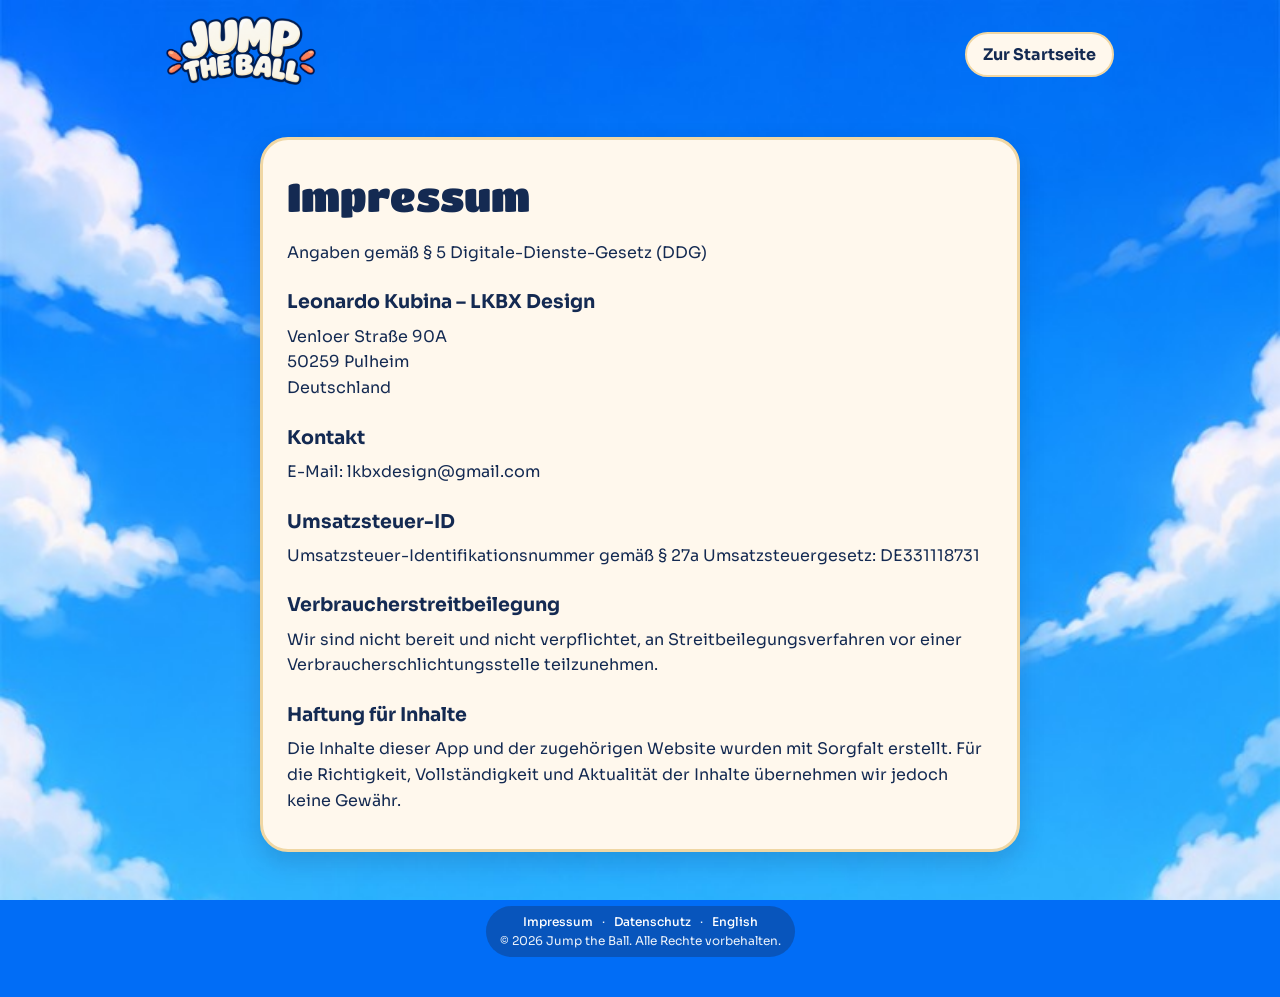
<file: impressum.html>
<!doctype html>
<html lang="de">
<head>
<meta charset="utf-8">
<meta name="viewport" content="width=device-width, initial-scale=1">
<title>Impressum – Jump the Ball</title>
<meta name="description" content="Impressum von Jump the Ball – Anbieter, Kontakt und Umsatzsteuer-ID.">
<link rel="canonical" href="https://jumptheball-game.github.io/impressum.html">
<link rel="alternate" hreflang="de" href="https://jumptheball-game.github.io/impressum.html">
<link rel="alternate" hreflang="en" href="https://jumptheball-game.github.io/legal-notice.html">
<link rel="alternate" hreflang="x-default" href="https://jumptheball-game.github.io/impressum.html">
<meta property="og:type" content="website">
<meta property="og:site_name" content="Jump the Ball">
<meta property="og:title" content="Impressum – Jump the Ball">
<meta property="og:description" content="Impressum von Jump the Ball – Anbieter, Kontakt und Umsatzsteuer-ID.">
<meta property="og:url" content="https://jumptheball-game.github.io/impressum.html">
<meta property="og:image" content="https://jumptheball-game.github.io/assets/img/og.jpg">
<meta property="og:image:width" content="1200">
<meta property="og:image:height" content="630">
<meta property="og:locale" content="de_DE">
<meta name="twitter:card" content="summary_large_image">
<meta name="theme-color" content="#016df6">
<link rel="icon" href="assets/img/app_icon.png?v=f6f01aa8">
<link rel="apple-touch-icon" href="assets/img/app_icon.png?v=f6f01aa8">
<link rel="stylesheet" href="style.css?v=b2a1a119">
</head>
<body>
<div class="wrap">
  <div class="topbar"><a href="index.html"><img src="assets/img/logo.png?v=65925273" alt="Jump the Ball"></a><a class="home" href="index.html">Zur Startseite</a></div>
  <main class="card legal">
<h1>Impressum</h1>
<p>Angaben gemäß § 5 Digitale-Dienste-Gesetz (DDG)</p>
<h2>Leonardo Kubina – LKBX Design</h2>
<p>Venloer Straße 90A<br>50259 Pulheim<br>Deutschland</p>
<h2>Kontakt</h2>
<p>E-Mail: lkbxdesign@gmail.com</p>
<h2>Umsatzsteuer-ID</h2>
<p>Umsatzsteuer-Identifikationsnummer gemäß § 27a Umsatzsteuergesetz: DE331118731</p>
<h2>Verbraucherstreitbeilegung</h2>
<p>Wir sind nicht bereit und nicht verpflichtet, an Streitbeilegungsverfahren vor einer Verbraucherschlichtungsstelle teilzunehmen.</p>
<h2>Haftung für Inhalte</h2>
<p>Die Inhalte dieser App und der zugehörigen Website wurden mit Sorgfalt erstellt. Für die Richtigkeit, Vollständigkeit und Aktualität der Inhalte übernehmen wir jedoch keine Gewähr.</p>
  </main>
</div>
<footer><span class="legal-links">
  <a href="impressum.html">Impressum</a> · <a href="datenschutz.html">Datenschutz</a> · <a href="en.html">English</a>
  <br>© 2026 Jump the Ball. Alle Rechte vorbehalten.
</span></footer>
</body>
</html>
</file>
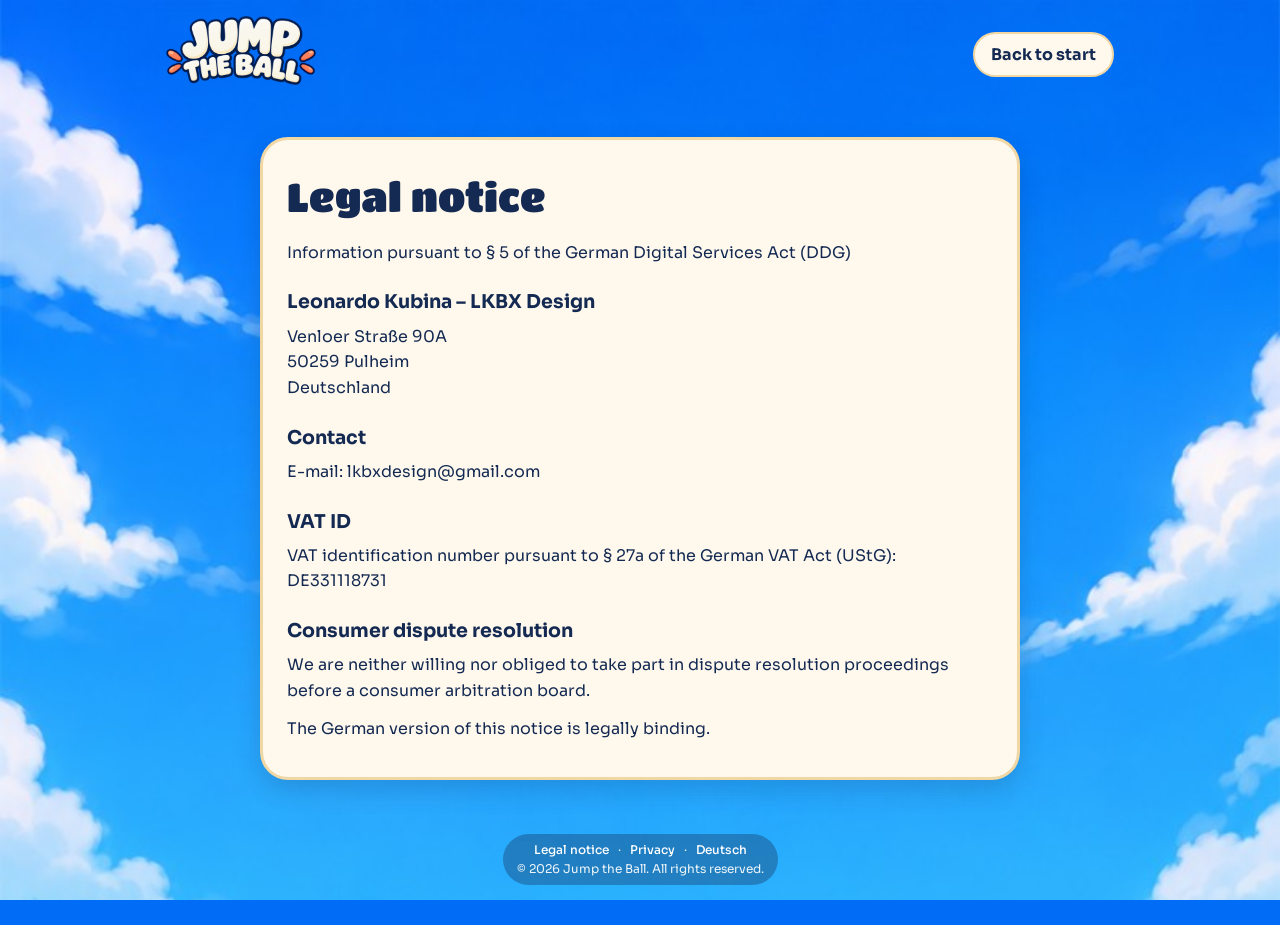
<file: legal-notice.html>
<!doctype html>
<html lang="en">
<head>
<meta charset="utf-8">
<meta name="viewport" content="width=device-width, initial-scale=1">
<title>Legal notice – Jump the Ball</title>
<meta name="description" content="Legal notice for Jump the Ball – provider, contact and VAT ID.">
<link rel="canonical" href="https://jumptheball-game.github.io/legal-notice.html">
<link rel="alternate" hreflang="de" href="https://jumptheball-game.github.io/impressum.html">
<link rel="alternate" hreflang="en" href="https://jumptheball-game.github.io/legal-notice.html">
<link rel="alternate" hreflang="x-default" href="https://jumptheball-game.github.io/impressum.html">
<meta property="og:type" content="website">
<meta property="og:site_name" content="Jump the Ball">
<meta property="og:title" content="Legal notice – Jump the Ball">
<meta property="og:description" content="Legal notice for Jump the Ball – provider, contact and VAT ID.">
<meta property="og:url" content="https://jumptheball-game.github.io/legal-notice.html">
<meta property="og:image" content="https://jumptheball-game.github.io/assets/img/og.jpg">
<meta property="og:image:width" content="1200">
<meta property="og:image:height" content="630">
<meta property="og:locale" content="en_US">
<meta name="twitter:card" content="summary_large_image">
<meta name="theme-color" content="#016df6">
<link rel="icon" href="assets/img/app_icon.png?v=f6f01aa8">
<link rel="apple-touch-icon" href="assets/img/app_icon.png?v=f6f01aa8">
<link rel="stylesheet" href="style.css?v=b2a1a119">
</head>
<body>
<div class="wrap">
  <div class="topbar"><a href="en.html"><img src="assets/img/logo.png?v=65925273" alt="Jump the Ball"></a><a class="home" href="en.html">Back to start</a></div>
  <main class="card legal">
<h1>Legal notice</h1>
<p>Information pursuant to § 5 of the German Digital Services Act (DDG)</p>
<h2>Leonardo Kubina – LKBX Design</h2>
<p>Venloer Straße 90A<br>50259 Pulheim<br>Deutschland</p>
<h2>Contact</h2>
<p>E-mail: lkbxdesign@gmail.com</p>
<h2>VAT ID</h2>
<p>VAT identification number pursuant to § 27a of the German VAT Act (UStG): DE331118731</p>
<h2>Consumer dispute resolution</h2>
<p>We are neither willing nor obliged to take part in dispute resolution proceedings before a consumer arbitration board.</p>
<p>The German version of this notice is legally binding.</p>
  </main>
</div>
<footer><span class="legal-links">
  <a href="legal-notice.html">Legal notice</a> · <a href="privacy.html">Privacy</a> · <a href="index.html">Deutsch</a>
  <br>© 2026 Jump the Ball. All rights reserved.
</span></footer>
</body>
</html>
</file>
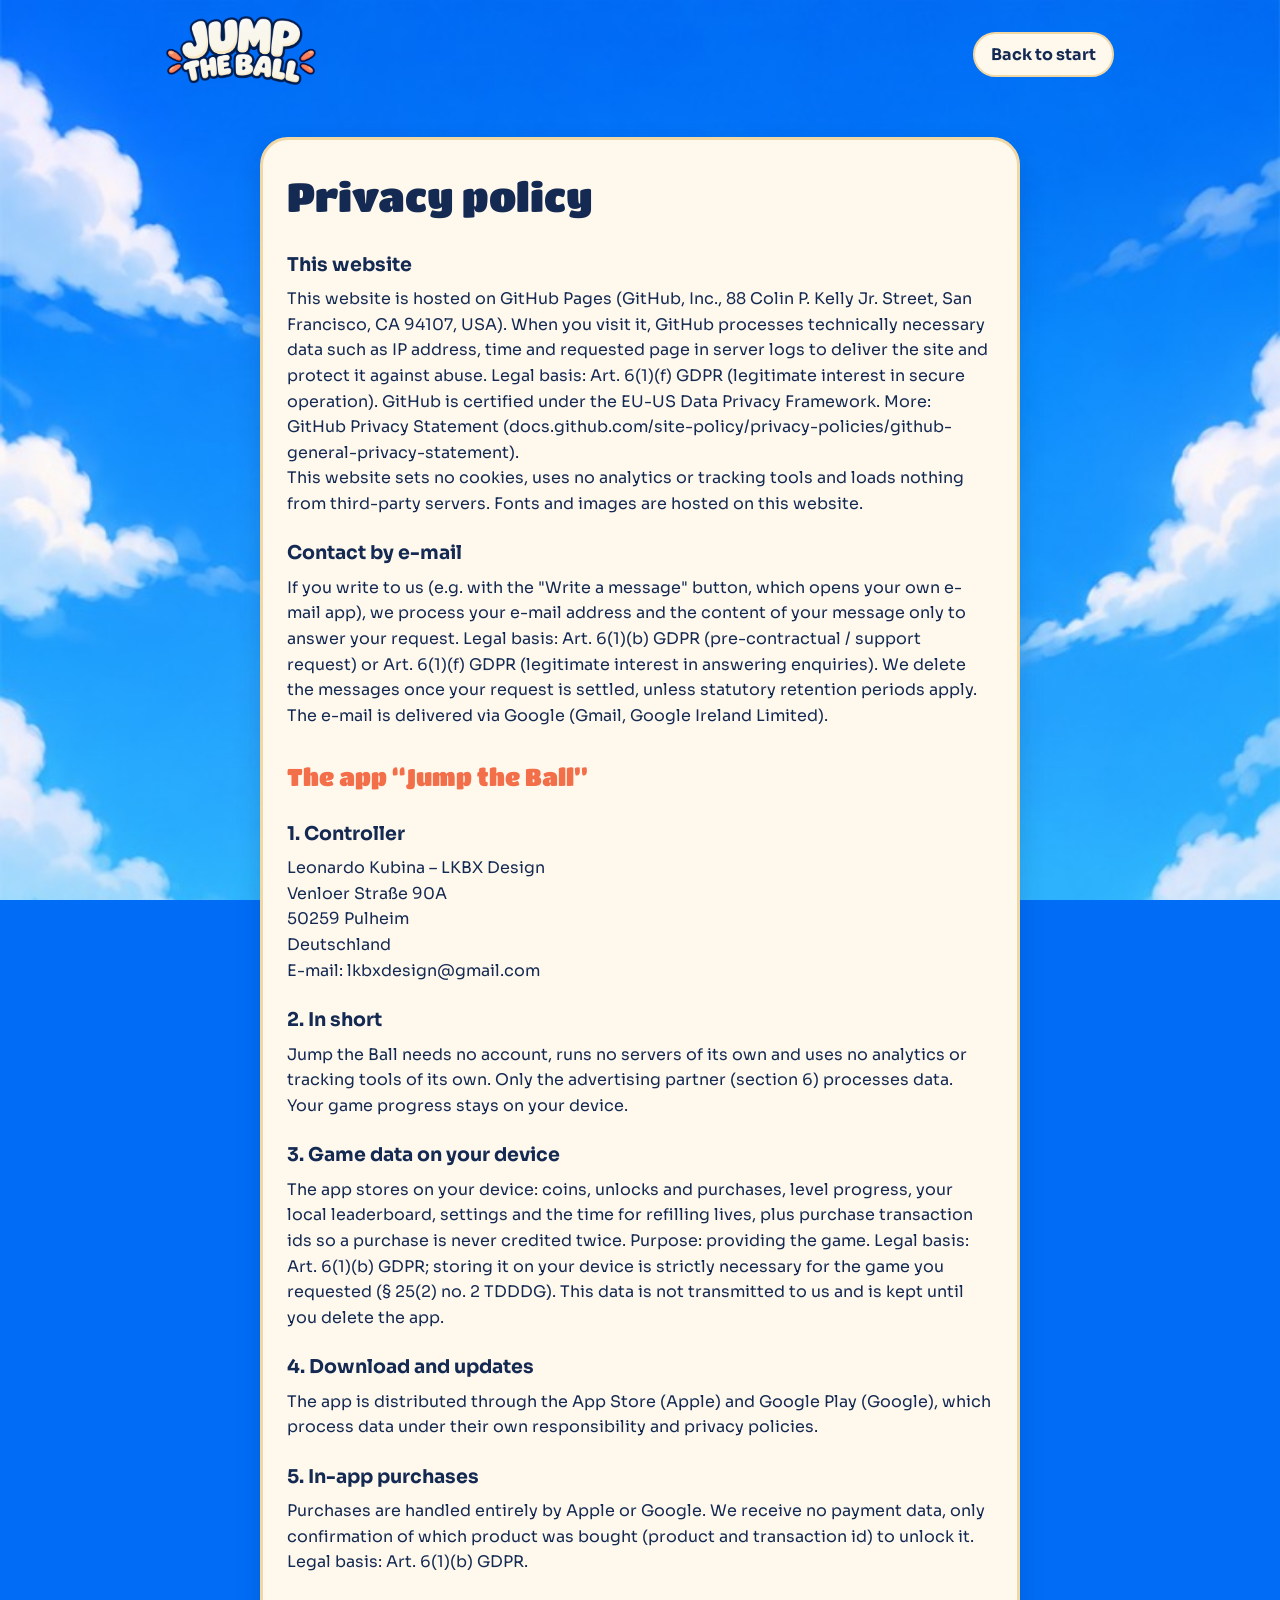
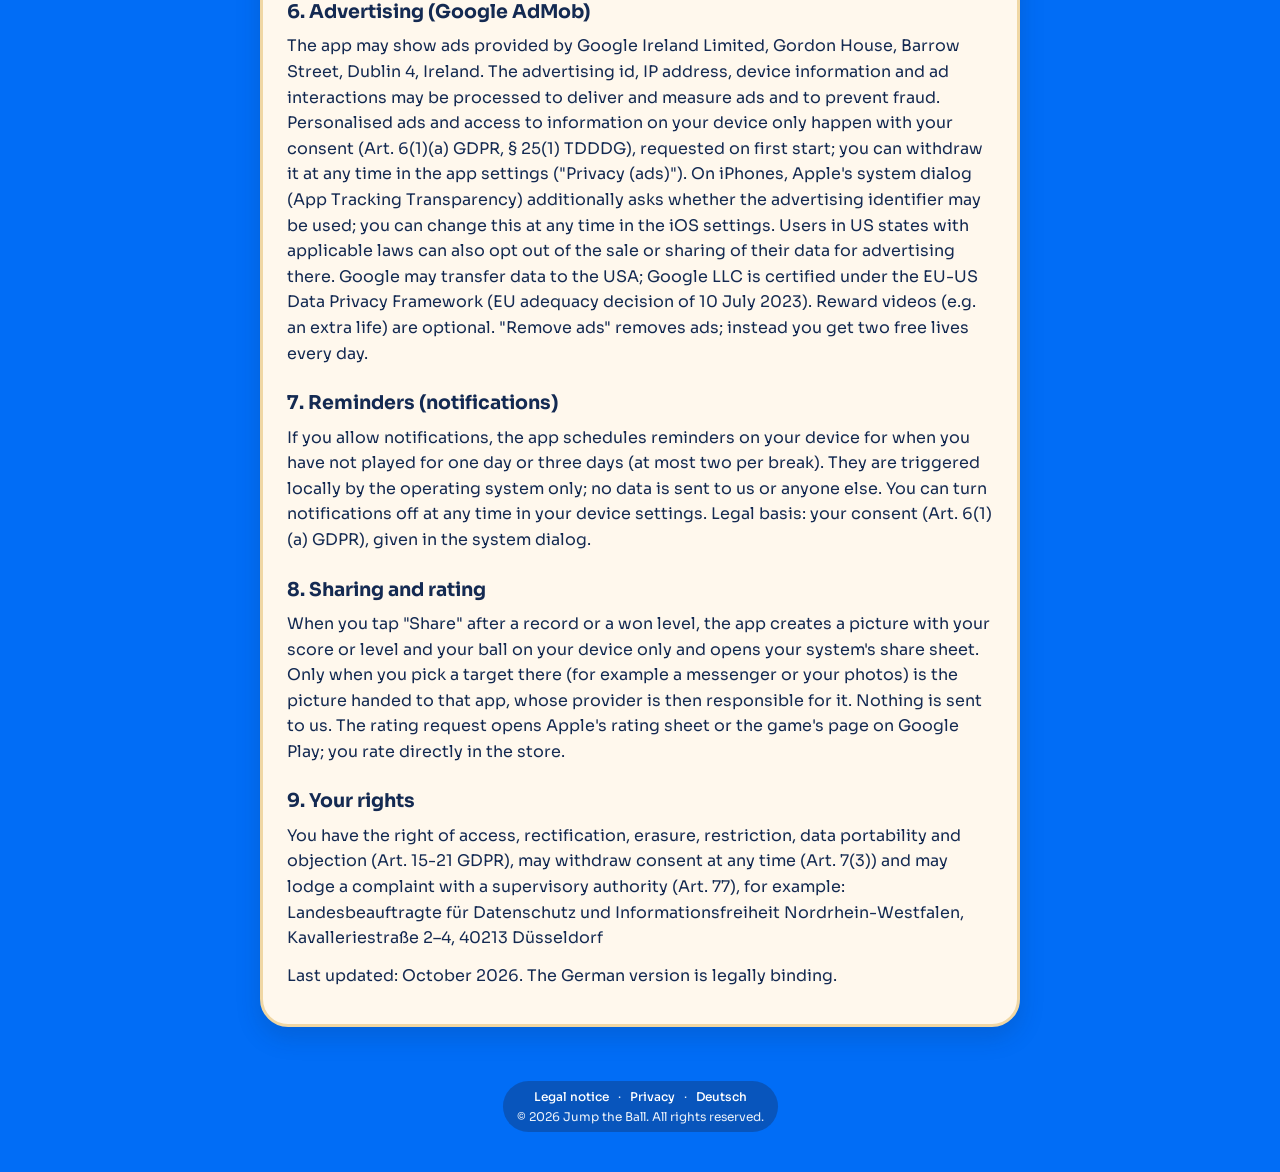
<file: privacy.html>
<!doctype html>
<html lang="en">
<head>
<meta charset="utf-8">
<meta name="viewport" content="width=device-width, initial-scale=1">
<title>Privacy – Jump the Ball</title>
<meta name="description" content="Privacy policy for the Jump the Ball website and app.">
<link rel="canonical" href="https://jumptheball-game.github.io/privacy.html">
<link rel="alternate" hreflang="de" href="https://jumptheball-game.github.io/datenschutz.html">
<link rel="alternate" hreflang="en" href="https://jumptheball-game.github.io/privacy.html">
<link rel="alternate" hreflang="x-default" href="https://jumptheball-game.github.io/datenschutz.html">
<meta property="og:type" content="website">
<meta property="og:site_name" content="Jump the Ball">
<meta property="og:title" content="Privacy – Jump the Ball">
<meta property="og:description" content="Privacy policy for the Jump the Ball website and app.">
<meta property="og:url" content="https://jumptheball-game.github.io/privacy.html">
<meta property="og:image" content="https://jumptheball-game.github.io/assets/img/og.jpg">
<meta property="og:image:width" content="1200">
<meta property="og:image:height" content="630">
<meta property="og:locale" content="en_US">
<meta name="twitter:card" content="summary_large_image">
<meta name="theme-color" content="#016df6">
<link rel="icon" href="assets/img/app_icon.png?v=f6f01aa8">
<link rel="apple-touch-icon" href="assets/img/app_icon.png?v=f6f01aa8">
<link rel="stylesheet" href="style.css?v=b2a1a119">
</head>
<body>
<div class="wrap">
  <div class="topbar"><a href="en.html"><img src="assets/img/logo.png?v=65925273" alt="Jump the Ball"></a><a class="home" href="en.html">Back to start</a></div>
  <main class="card legal">
<h1>Privacy policy</h1>
<h2>This website</h2>
<p>This website is hosted on GitHub Pages (GitHub, Inc., 88 Colin P. Kelly Jr. Street, San Francisco, CA 94107, USA). When you visit it, GitHub processes technically necessary data such as IP address, time and requested page in server logs to deliver the site and protect it against abuse. Legal basis: Art. 6(1)(f) GDPR (legitimate interest in secure operation). GitHub is certified under the EU-US Data Privacy Framework. More: GitHub Privacy Statement (docs.github.com/site-policy/privacy-policies/github-general-privacy-statement).<br>This website sets no cookies, uses no analytics or tracking tools and loads nothing from third-party servers. Fonts and images are hosted on this website.</p>
<h2>Contact by e-mail</h2>
<p>If you write to us (e.g. with the &quot;Write a message&quot; button, which opens your own e-mail app), we process your e-mail address and the content of your message only to answer your request. Legal basis: Art. 6(1)(b) GDPR (pre-contractual / support request) or Art. 6(1)(f) GDPR (legitimate interest in answering enquiries). We delete the messages once your request is settled, unless statutory retention periods apply. The e-mail is delivered via Google (Gmail, Google Ireland Limited).</p>
<div class="part">The app “Jump the Ball”</div>
<h2>1. Controller</h2>
<p>Leonardo Kubina – LKBX Design<br>Venloer Straße 90A<br>50259 Pulheim<br>Deutschland<br>E-mail: lkbxdesign@gmail.com</p>
<h2>2. In short</h2>
<p>Jump the Ball needs no account, runs no servers of its own and uses no analytics or tracking tools of its own. Only the advertising partner (section 6) processes data. Your game progress stays on your device.</p>
<h2>3. Game data on your device</h2>
<p>The app stores on your device: coins, unlocks and purchases, level progress, your local leaderboard, settings and the time for refilling lives, plus purchase transaction ids so a purchase is never credited twice. Purpose: providing the game. Legal basis: Art. 6(1)(b) GDPR; storing it on your device is strictly necessary for the game you requested (§ 25(2) no. 2 TDDDG). This data is not transmitted to us and is kept until you delete the app.</p>
<h2>4. Download and updates</h2>
<p>The app is distributed through the App Store (Apple) and Google Play (Google), which process data under their own responsibility and privacy policies.</p>
<h2>5. In-app purchases</h2>
<p>Purchases are handled entirely by Apple or Google. We receive no payment data, only confirmation of which product was bought (product and transaction id) to unlock it. Legal basis: Art. 6(1)(b) GDPR.</p>
<h2>6. Advertising (Google AdMob)</h2>
<p>The app may show ads provided by Google Ireland Limited, Gordon House, Barrow Street, Dublin 4, Ireland. The advertising id, IP address, device information and ad interactions may be processed to deliver and measure ads and to prevent fraud. Personalised ads and access to information on your device only happen with your consent (Art. 6(1)(a) GDPR, § 25(1) TDDDG), requested on first start; you can withdraw it at any time in the app settings (&quot;Privacy (ads)&quot;). On iPhones, Apple&#x27;s system dialog (App Tracking Transparency) additionally asks whether the advertising identifier may be used; you can change this at any time in the iOS settings. Users in US states with applicable laws can also opt out of the sale or sharing of their data for advertising there. Google may transfer data to the USA; Google LLC is certified under the EU-US Data Privacy Framework (EU adequacy decision of 10 July 2023). Reward videos (e.g. an extra life) are optional. &quot;Remove ads&quot; removes ads; instead you get two free lives every day.</p>
<h2>7. Reminders (notifications)</h2>
<p>If you allow notifications, the app schedules reminders on your device for when you have not played for one day or three days (at most two per break). They are triggered locally by the operating system only; no data is sent to us or anyone else. You can turn notifications off at any time in your device settings. Legal basis: your consent (Art. 6(1)(a) GDPR), given in the system dialog.</p>
<h2>8. Sharing and rating</h2>
<p>When you tap &quot;Share&quot; after a record or a won level, the app creates a picture with your score or level and your ball on your device only and opens your system&#x27;s share sheet. Only when you pick a target there (for example a messenger or your photos) is the picture handed to that app, whose provider is then responsible for it. Nothing is sent to us. The rating request opens Apple&#x27;s rating sheet or the game&#x27;s page on Google Play; you rate directly in the store.</p>
<h2>9. Your rights</h2>
<p>You have the right of access, rectification, erasure, restriction, data portability and objection (Art. 15-21 GDPR), may withdraw consent at any time (Art. 7(3)) and may lodge a complaint with a supervisory authority (Art. 77), for example: Landesbeauftragte für Datenschutz und Informationsfreiheit Nordrhein-Westfalen, Kavalleriestraße 2–4, 40213 Düsseldorf</p>
<p>Last updated: October 2026. The German version is legally binding.</p>
  </main>
</div>
<footer><span class="legal-links">
  <a href="legal-notice.html">Legal notice</a> · <a href="privacy.html">Privacy</a> · <a href="index.html">Deutsch</a>
  <br>© 2026 Jump the Ball. All rights reserved.
</span></footer>
</body>
</html>
</file>
<file: style.css>
@font-face { font-family: "Titan One"; src: url("assets/fonts/TitanOne-Regular.ttf") format("truetype"); font-display: swap; }
@font-face { font-family: "Sora"; src: url("assets/fonts/Sora-Variable.ttf") format("truetype"); font-weight: 100 800; font-display: swap; }
:root {
  --navy: #142a52; --navy-soft: #4a5b78; --cream: #fff8ed; --cream-2: #fbefd6;
  --coral: #f26f49; --coral-light: #ffa184; --gold: #f5c542; --mint: #4fc6b0;
  --edge: #f0d7a4; --sky-top: #016df6; --sky-bottom: #31bdfd;
}
* { box-sizing: border-box; }
html { scroll-behavior: smooth; }
body { margin: 0; font-family: "Sora", system-ui, sans-serif; color: var(--navy); line-height: 1.6;
  background: var(--sky-top) url("assets/img/sky.jpg") center top / cover fixed; }
a { color: var(--coral); }
.wrap { max-width: 980px; margin: 0 auto; padding: 0 16px; }
.title { font-family: "Titan One", sans-serif; font-weight: 400; color: var(--cream); letter-spacing: .5px;
  -webkit-text-stroke: 0; text-shadow: 0 3px 0 var(--navy), 3px 0 0 var(--navy), -3px 0 0 var(--navy), 0 -3px 0 var(--navy),
  2px 2px 0 var(--navy), -2px 2px 0 var(--navy), 2px -2px 0 var(--navy), -2px -2px 0 var(--navy), 0 6px 0 var(--navy); }
/* Top bar */
.nav { display: flex; align-items: center; justify-content: space-between; gap: 12px; padding: 14px 0 0; }
.nav .brand img { width: 120px; height: auto; display: block; }
.nav .links { display: flex; gap: 6px; flex-wrap: wrap; justify-content: flex-end; }
.nav .links a { background: rgba(255,248,237,.92); color: var(--navy); text-decoration: none; font-weight: 700; font-size: 14px; padding: 8px 14px; border-radius: 999px; border: 2px solid var(--edge); }
.nav .links a:hover { background: #fff; }
/* Hero: text left, phone mockup right (stacked on small screens) */
.hero { display: grid; grid-template-columns: 1.05fr .95fr; gap: 28px; align-items: center; text-align: left; padding: 28px 0 40px; position: relative; }
.hero .logo { width: min(470px, 100%); height: auto; display: block; margin: 0; animation: breathe 4s ease-in-out infinite; }
.hero .pills { display: flex; gap: 10px; flex-wrap: wrap; align-items: center; }
.phonewrap { position: relative; display: flex; justify-content: center; padding: 20px 0; }
.phone { position: relative; width: min(290px, 70vw); background: var(--navy); border: 10px solid var(--navy); border-radius: 42px; transform: rotate(3deg);
  box-shadow: 0 16px 0 rgba(20,42,82,.28), 0 28px 44px rgba(20,42,82,.35); }
.phone::before { content: ""; position: absolute; top: 8px; left: 50%; width: 70px; height: 18px; margin-left: -35px; background: var(--navy); border-radius: 12px; z-index: 2; }
.phone img { display: block; width: 100%; height: auto; border-radius: 32px; }
.phonewrap .side { position: absolute; z-index: 3; }
.phonewrap .side.a { left: 4%; bottom: 14%; width: 70px; animation: float 3.4s ease-in-out infinite; }
.phonewrap .side.b { right: 2%; top: 6%; width: 62px; animation: float 3.9s ease-in-out infinite .6s; }
.phonewrap .side.c { right: 8%; bottom: 8%; width: 52px; animation: float 3.6s ease-in-out infinite 1.1s; }
.tagline { font-size: clamp(28px, 5.4vw, 46px); margin: 12px 0 4px; line-height: 1.15; }
.lead { max-width: 540px; margin: 8px 0 20px; color: #fff; font-weight: 600; text-shadow: 0 1px 2px rgba(20,42,82,.45); }
.pill { display: inline-block; background: linear-gradient(#ffa184, #f26f49); color: var(--cream); font-family: "Titan One"; font-size: 20px;
  padding: 12px 26px; border-radius: 999px; box-shadow: 0 6px 0 #c4512f, 0 10px 20px rgba(20,42,82,.25); }
/* Cards */
.card { background: var(--cream); border: 3px solid var(--edge); border-radius: 28px; box-shadow: 0 10px 24px rgba(20,42,82,.18); padding: 24px; }
section { margin: 28px 0; }
h2.section { text-align: center; font-size: clamp(26px, 5vw, 36px); margin: 0 0 16px; }
.grid { display: grid; gap: 16px; grid-template-columns: repeat(auto-fit, minmax(210px, 1fr)); }
.feature h3 { font-family: "Titan One"; font-weight: 400; margin: 6px 0 6px; font-size: 22px; }
.feature img { width: 56px; height: 56px; object-fit: contain; }
.feature p { margin: 0; color: var(--navy-soft); font-size: 15px; }
.shots { display: flex; gap: 16px; overflow-x: auto; padding: 6px 4px 18px; scroll-snap-type: x mandatory; }
.shots img { width: 210px; height: auto; border-radius: 26px; border: 6px solid var(--cream); box-shadow: 0 10px 22px rgba(20,42,82,.28); scroll-snap-align: center; flex: 0 0 auto; }
.support { text-align: center; }
.logo-h1 { margin: 0; line-height: 0; }
.faqs { margin-top: 18px; }
.faqs .title.dark { color: var(--navy); text-shadow: none; -webkit-text-stroke: 0; }
.faq { border-top: 2px solid var(--edge); padding: 12px 2px; }
.faq:first-of-type { border-top: 0; }
.faq summary { cursor: pointer; font-weight: 700; color: var(--navy); list-style: none; }
.faq summary::-webkit-details-marker { display: none; }
.faq summary::before { content: "+ "; color: var(--coral); font-weight: 800; }
.faq[open] summary::before { content: "– "; }
.faq p { margin: 8px 0 0; color: var(--navy-soft); font-size: 15px; }
.support a.mailbtn { text-decoration: none; margin-top: 4px; cursor: pointer; }
/* Legal links: small and calm, but always readable (§ 5 DDG: easy to find). */
footer { text-align: center; padding: 26px 0 40px; font-size: 12px; }
footer .legal-links { display: inline-block; background: rgba(20,42,82,.35); color: rgba(255,255,255,.92); padding: 6px 14px; border-radius: 999px; }
footer a { color: #fff; font-weight: 500; margin: 0 6px; text-decoration: none; }
footer a:hover { text-decoration: underline; }
/* Legal pages */
.legal { max-width: 760px; margin: 28px auto; }
.legal h1 { font-family: "Titan One"; font-weight: 400; font-size: clamp(24px, 6.4vw, 40px); margin: 0 0 12px; overflow-wrap: anywhere; hyphens: auto; }
.legal h2 { font-size: 19px; margin: 22px 0 6px; }
.legal p { margin: 0 0 12px; overflow-wrap: anywhere; }
.legal mark { background: #ffe0d6; color: #b3381b; padding: 0 4px; border-radius: 6px; }
.legal .part { font-family: "Titan One"; font-weight: 400; font-size: 24px; margin: 30px 0 4px; color: var(--coral); }
.topbar { display: flex; align-items: center; justify-content: space-between; padding: 16px 0; }
.topbar img { width: 150px; height: auto; }
.topbar a.home { background: var(--cream); color: var(--navy); text-decoration: none; font-weight: 700; padding: 8px 16px; border-radius: 999px; border: 2px solid var(--edge); }
@keyframes bounce { from { transform: translateY(0) scale(1.08, .9); } 12% { transform: translateY(-8px) scale(1,1); } to { transform: translateY(-120px); } }
@keyframes shadow { from { transform: scale(1); opacity: 1; } to { transform: scale(.55); opacity: .45; } }
@keyframes float { 0%,100% { transform: translateY(0) rotate(-4deg); } 50% { transform: translateY(-12px) rotate(4deg); } }
@keyframes breathe { 0%,100% { transform: scale(1) rotate(-.6deg); } 50% { transform: scale(1.02) rotate(.6deg); } }
@media (prefers-reduced-motion: reduce) { *, *::before, *::after { animation: none !important; scroll-behavior: auto !important; } }
@media (max-width: 760px) { .hero { grid-template-columns: 1fr; text-align: center; } .hero .logo { margin: 0 auto; } .hero .lead { margin: 8px auto 20px; } .hero .pills { justify-content: center; } .nav .links a:nth-child(3) { display: none; } }
@media (max-width: 520px) { .pill { font-size: 16px; padding: 10px 18px; } .nav .brand img { width: 96px; } .nav .links a { font-size: 13px; padding: 7px 10px; } .card { padding: 18px; border-radius: 22px; } .shots img { width: 170px; } }
</file>
